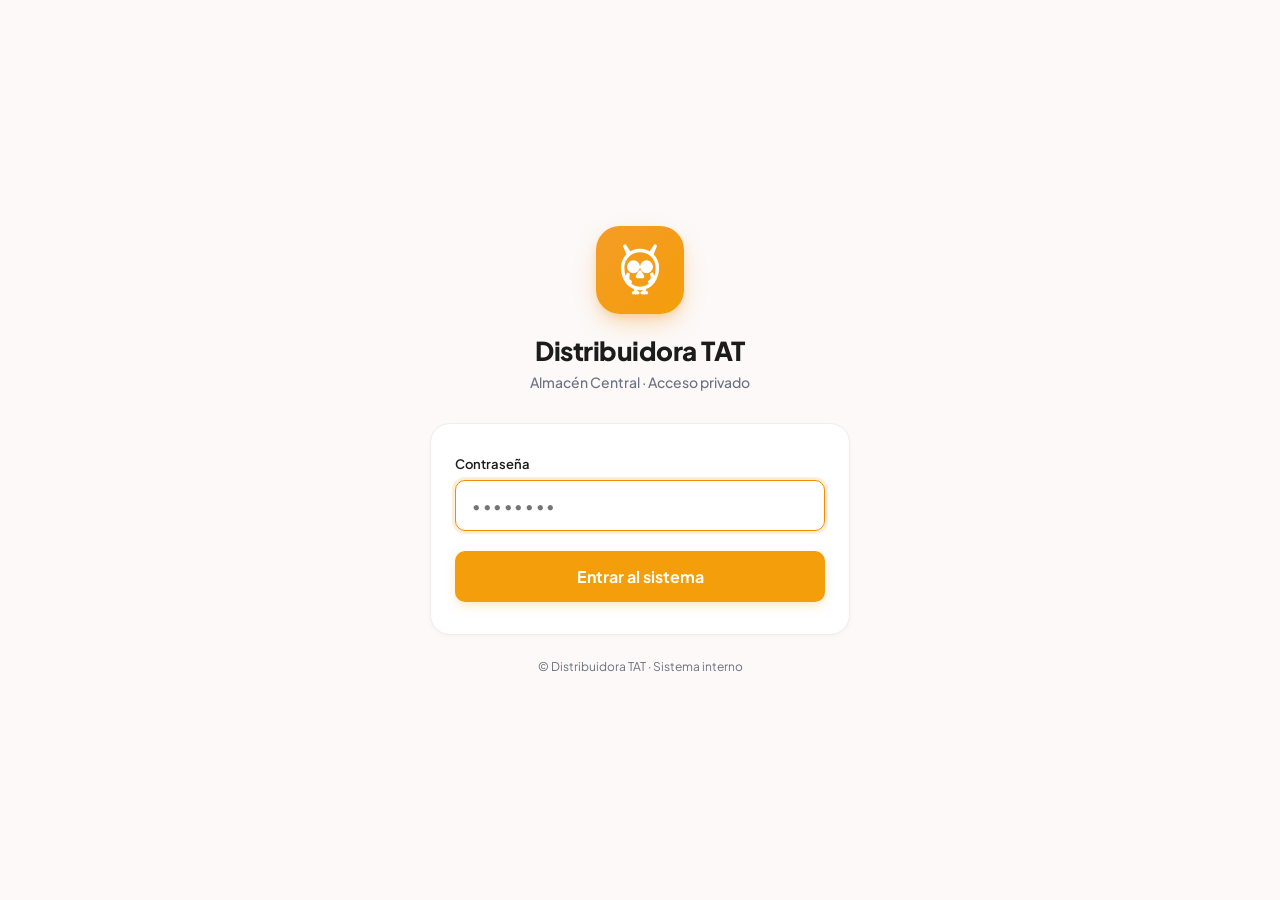
<file: index.html>
<!DOCTYPE html>
<html lang="es">
<head>
<meta charset="UTF-8">
<meta name="viewport" content="width=device-width, initial-scale=1, maximum-scale=1, user-scalable=no">
<title>Distribuidora TAT · Dashboard</title>
<link rel="manifest" href="manifest.json">
<meta name="theme-color" content="#F28C00">
<meta name="apple-mobile-web-app-capable" content="yes">
<meta name="apple-mobile-web-app-status-bar-style" content="default">
<meta name="apple-mobile-web-app-title" content="Distribuidora TAT">
<link rel="apple-touch-icon" href="icono-192.png">
<script src="auth.js"></script>
<script src="comun.js?v=11"></script>
<link rel="stylesheet" href="tema.css">
<style>
  /* ============================================
     DASHBOARD
     ============================================ */
  body {
    padding: 20px !important;
    padding-bottom: 100px !important;
  }

  /* KPIs */
  .kpis {
    display: grid;
    grid-template-columns: 1fr 1fr;
    gap: 12px;
    margin-bottom: 24px;
  }
  @media (min-width: 768px) {
    .kpis { grid-template-columns: repeat(4, 1fr); }
  }

  .kpi-card {
    padding: 18px 16px;
    border-radius: 20px;
    display: flex;
    flex-direction: column;
    gap: 8px;
    transition: transform 0.15s;
  }
  .kpi-card:active { transform: scale(0.98); }

  .kpi-ventas {
    background: linear-gradient(135deg, #6b3b00, #a85d00);
    color: #FFFFFF;
  }
  .kpi-ganancias {
    background: var(--card);
    border: 1px solid var(--borde);
    color: var(--texto);
  }
  .kpi-stock {
    background: #FFF1EF;
    border: 1px solid #F6C9C3;
    color: #93000A;
  }
  [data-tema="oscuro"] .kpi-stock {
    background: #3D1A1A;
    border-color: #7A2020;
    color: #F87171;
  }
  .kpi-existencias {
    background: var(--card);
    border: 1px solid var(--borde);
    color: var(--texto);
  }

  .kpi-label {
    font-size: 12px;
    font-weight: 600;
    opacity: 0.9;
    letter-spacing: 0.02em;
  }
  .kpi-value {
    font-size: 26px;
    font-weight: 800;
    letter-spacing: -0.03em;
    line-height: 1.1;
  }
  .kpi-ganancias .kpi-value { color: #8D4F00; }
  [data-tema="oscuro"] .kpi-ganancias .kpi-value { color: var(--acento); }

  .kpi-badge {
    display: inline-block;
    font-size: 11px;
    font-weight: 700;
    padding: 3px 10px;
    border-radius: 9999px;
    align-self: flex-start;
  }
  .kpi-ventas .kpi-badge { background: rgba(255,255,255,0.2); color: #FFFFFF; }
  .kpi-ganancias .kpi-badge { background: #FFE9CF; color: #6B3B00; }
  [data-tema="oscuro"] .kpi-ganancias .kpi-badge { background: var(--acento-suave); color: var(--primario); }
  .kpi-stock .kpi-badge { background: #BA1A1A; color: #FFFFFF; }
  .kpi-existencias .kpi-badge { background: var(--input); color: var(--suave); }

  /* Chart */
  .chart-card {
    background: var(--card);
    border: 1px solid var(--borde);
    border-radius: 20px;
    padding: 20px;
    margin-bottom: 16px;
    box-shadow: var(--shadow-1);
  }

  .chart-header {
    display: flex;
    justify-content: space-between;
    align-items: flex-start;
    margin-bottom: 20px;
    gap: 8px;
    flex-wrap: wrap;
  }

  .chart-title {
    font-size: 16px;
    font-weight: 800;
    color: var(--texto);
    margin: 0 0 4px 0;
  }
  .chart-sub {
    font-size: 12px;
    color: var(--suave);
    margin: 0;
  }

  .chart-toggle {
    display: flex;
    background: var(--input);
    padding: 3px;
    border-radius: 10px;
    font-size: 12px;
    font-weight: 700;
  }
  .chart-toggle button {
    border: none;
    background: transparent;
    color: var(--suave);
    padding: 6px 12px;
    border-radius: 7px;
    font-family: inherit;
    font-size: 12px;
    font-weight: 600;
    cursor: pointer;
    transition: 0.15s;
  }
  .chart-toggle button.active {
    background: var(--card);
    color: var(--texto);
    font-weight: 700;
  }

  .chart-bars {
  display: flex;
  align-items: flex-end;
  gap: 10px;
  height: 180px;
  border-bottom: 1px solid var(--borde);
  padding-bottom: 6px;
  margin-bottom: 16px;
  overflow: hidden;          /* ← NUEVO: oculta lo que se sale */
  position: relative;
}

.bar-wrap {
  flex: 1;
  height: 100%;
  display: flex;
  flex-direction: column;
  justify-content: flex-end;
  align-items: center;
  gap: 6px;
  overflow: hidden;          /* ← NUEVO: contiene la barra */
}

.bar {
  width: 100%;
  max-width: 36px;
  border-radius: 10px 10px 3px 3px;
  background: #F6C486;
  transition: 0.3s;
  flex-shrink: 0;            /* ← NUEVO: evita que se deforme */
}

.bar.pico {
  background: linear-gradient(180deg, var(--acento), #8D4F00);
  box-shadow: 0 4px 12px rgba(242, 140, 0, 0.3);
}

  .bar-label {
    font-size: 11px;
    color: var(--suave);
    font-weight: 500;
  }
  .bar-label.pico-label {
    color: var(--acento);
    font-weight: 800;
  }

  .chart-footer {
    display: flex;
    justify-content: space-between;
    align-items: center;
    gap: 12px;
  }

  .top-product {
    display: flex;
    align-items: center;
    gap: 10px;
  }
  .top-product-num {
    width: 32px;
    height: 32px;
    border-radius: 10px;
    background: #FFE9CF;
    color: #6B3B00;
    font-weight: 800;
    font-size: 13px;
    display: flex;
    align-items: center;
    justify-content: center;
    flex-shrink: 0;
  }
  [data-tema="oscuro"] .top-product-num {
    background: var(--acento-suave);
    color: var(--primario);
  }
  .top-product-name {
    font-size: 13px;
    font-weight: 700;
    color: var(--texto);
  }
  .top-product-sub {
    font-size: 11px;
    color: var(--suave);
  }
  .top-product-value {
    font-size: 14px;
    font-weight: 800;
    color: var(--acento);
    white-space: nowrap;
  }

  /* Stock crítico */
  .stock-card {
    background: var(--card);
    border: 1px solid var(--borde);
    border-radius: 20px;
    padding: 20px;
    margin-bottom: 16px;
    box-shadow: var(--shadow-1);
  }

  .stock-header {
    display: flex;
    justify-content: space-between;
    align-items: center;
    margin-bottom: 16px;
  }
  .stock-header h2 {
    font-size: 16px;
    font-weight: 800;
    color: var(--texto);
    margin: 0;
  }
  .stock-header a {
    font-size: 12px;
    font-weight: 700;
    color: var(--acento);
    text-decoration: none;
  }

  .stock-item {
    margin-bottom: 14px;
  }
  .stock-item:last-child { margin-bottom: 0; }

  .stock-item-header {
    display: flex;
    justify-content: space-between;
    font-size: 13px;
    font-weight: 700;
    margin-bottom: 6px;
    color: var(--texto);
  }

  .stock-bar {
    height: 8px;
    border-radius: 99px;
    background: var(--input);
    overflow: hidden;
  }
  .stock-bar-fill {
    height: 100%;
    border-radius: 99px;
    transition: width 0.3s;
  }
  .stock-bar-fill.critico { background: #BA1A1A; }
  .stock-bar-fill.bajo { background: var(--acento); }

  /* Secciones del dashboard */
  .dash-section-title {
    font-size: 13px;
    font-weight: 800;
    letter-spacing: 0.03em;
    text-transform: uppercase;
    color: var(--suave);
    margin: 20px 0 12px 0;
    display: flex;
    align-items: center;
    gap: 6px;
  }

  /* Grid de métricas del mes */
  .metrics-grid {
    display: grid;
    grid-template-columns: 1fr 1fr;
    gap: 10px;
    margin-bottom: 16px;
  }

  .metric-card {
    background: var(--card);
    border: 1px solid var(--borde);
    border-radius: 14px;
    padding: 14px 16px;
    box-shadow: var(--shadow-1);
  }

  .metric-label {
    font-size: 11px;
    font-weight: 600;
    color: var(--suave);
    letter-spacing: 0.02em;
    display: flex;
    align-items: center;
    gap: 4px;
    margin-bottom: 4px;
  }

  .metric-value {
    font-size: 20px;
    font-weight: 800;
    color: var(--texto);
    letter-spacing: -0.02em;
    line-height: 1.1;
  }

  .metric-value.ok { color: var(--ok); }
  .metric-value.peligro { color: var(--peligro); }
  .metric-value.warning { color: var(--warning); }
  .metric-value.info { color: var(--info); }
  .metric-value.acento { color: var(--acento); }
  .metric-value.purple { color: #A855F7; }

  /* Top rentables / top ventas (listas) */
  .top-list {
    background: var(--card);
    border: 1px solid var(--borde);
    border-radius: 14px;
    padding: 14px 16px;
    margin-bottom: 12px;
    box-shadow: var(--shadow-1);
  }

  .top-list-item {
    display: flex;
    justify-content: space-between;
    align-items: center;
    padding: 8px 0;
    border-bottom: 1px solid var(--borde);
    font-size: 13px;
  }
  .top-list-item:last-child { border-bottom: none; }
  .top-list-item .rank {
    font-weight: 800;
    color: var(--acento);
    margin-right: 6px;
  }
  .top-list-item .value {
    font-weight: 800;
    color: var(--acento);
  }

  /* Lotes por vencer */
  .lote-item {
    display: flex;
    justify-content: space-between;
    align-items: center;
    padding: 8px 0;
    border-bottom: 1px solid var(--borde);
    font-size: 12px;
  }
  .lote-item:last-child { border-bottom: none; }
  .lote-name { font-weight: 700; color: var(--texto); }
  .lote-sub { color: var(--suave); font-size: 11px; }
</style>
</head>
<body>

  <!-- ============================================
       HEADER RICO
       ============================================ -->
  <header class="tat-header">
    <div class="header-left">
      <div class="avatar-store">
        <svg viewBox="0 0 24 24" width="22" height="22" fill="none" stroke="currentColor" stroke-width="2" stroke-linecap="round" stroke-linejoin="round">
          <path d="M3 9l9-7 9 7v11a2 2 0 0 1-2 2H5a2 2 0 0 1-2-2z"></path>
          <polyline points="9 22 9 12 15 12 15 22"></polyline>
        </svg>
      </div>
      <div class="header-titles">
        <div class="header-main-title">Almacén Central TAT</div>
        <div class="header-subtitle">
          <span class="status-dot"></span> Dashboard general
        </div>
      </div>
    </div>
    <div class="header-actions">
      <button class="icon-btn" id="btn-tema" onclick="Tema.cambiar()" title="Cambiar tema">
        <svg viewBox="0 0 24 24" fill="none" stroke="currentColor" stroke-width="2" stroke-linecap="round" stroke-linejoin="round">
          <circle cx="12" cy="12" r="5"></circle>
          <line x1="12" y1="1" x2="12" y2="3"></line>
          <line x1="12" y1="21" x2="12" y2="23"></line>
          <line x1="4.22" y1="4.22" x2="5.64" y2="5.64"></line>
          <line x1="18.36" y1="18.36" x2="19.78" y2="19.78"></line>
          <line x1="1" y1="12" x2="3" y2="12"></line>
          <line x1="21" y1="12" x2="23" y2="12"></line>
          <line x1="4.22" y1="19.78" x2="5.64" y2="18.36"></line>
          <line x1="18.36" y1="5.64" x2="19.78" y2="4.22"></line>
        </svg>
      </button>
      <button class="icon-btn" onclick="Auth.cerrarSesion()" title="Cerrar sesión">
        <svg viewBox="0 0 24 24" fill="none" stroke="currentColor" stroke-width="2" stroke-linecap="round" stroke-linejoin="round">
          <path d="M9 21H5a2 2 0 0 1-2-2V5a2 2 0 0 1 2-2h4"></path>
          <polyline points="16 17 21 12 16 7"></polyline>
          <line x1="21" y1="12" x2="9" y2="12"></line>
        </svg>
      </button>
    </div>
  </header>

  <!-- ============================================
       KPIs
       ============================================ -->
  <div class="kpis" id="kpis">
    <div class="kpi-card kpi-ventas">
      <div class="kpi-label">Ventas de hoy</div>
      <div class="kpi-value" id="kpi-ventas-valor">$0</div>
      <div class="kpi-badge" id="kpi-ventas-badge">Cargando...</div>
    </div>
    <div class="kpi-card kpi-ganancias">
      <div class="kpi-label">Ganancias estimadas</div>
      <div class="kpi-value" id="kpi-ganancias-valor">$0</div>
      <div class="kpi-badge" id="kpi-ganancias-badge">Cargando...</div>
    </div>
    <div class="kpi-card kpi-stock">
      <div class="kpi-label">Stock crítico</div>
      <div class="kpi-value" id="kpi-stock-valor">0</div>
      <div class="kpi-badge" id="kpi-stock-badge">artículos</div>
    </div>
    <div class="kpi-card kpi-existencias">
      <div class="kpi-label">Existencias</div>
      <div class="kpi-value" id="kpi-existencias-valor">0</div>
      <div class="kpi-badge" id="kpi-existencias-badge">refs</div>
    </div>
  </div>

  <!-- ============================================
       GRÁFICO DE BARRAS
       ============================================ -->
  <div class="chart-card">
    <div class="chart-header">
      <div>
        <h2 class="chart-title">Ganancias por hora</h2>
        <p class="chart-sub" id="chart-sub">Hoy · pico a las 12h</p>
      </div>
      <div class="chart-toggle">
        <button class="active" id="btn-hoy" onclick="cambiarPeriodo('hoy')">Hoy</button>
        <button id="btn-semana" onclick="cambiarPeriodo('semana')">Semana</button>
      </div>
    </div>
    <div class="chart-bars" id="chart-bars"></div>
    <div class="chart-footer">
      <div class="top-product">
        <div class="top-product-num">#1</div>
        <div>
          <div class="top-product-name" id="top-producto-nombre">—</div>
          <div class="top-product-sub">Líder del turno</div>
        </div>
      </div>
      <div class="top-product-value" id="top-producto-valor">—</div>
    </div>
  </div>

  <!-- ============================================
       POR AGOTARSE
       ============================================ -->
  <div class="stock-card">
    <div class="stock-header">
      <h2>⚠️ Por agotarse</h2>
      <a href="inventario.html">Ver lista</a>
    </div>
    <div id="por-agotarse-lista">
      <div style="text-align: center; color: var(--suave); font-size: 13px; padding: 20px;">Cargando...</div>
    </div>
  </div>

  <!-- ============================================
       MÉTRICAS DEL MES
       ============================================ -->
  <div class="dash-section-title">📊 Ventas del mes</div>
  <div class="metrics-grid">
    <div class="metric-card">
      <div class="metric-label">📦 Unidades</div>
      <div class="metric-value acento" id="ventas-mes-unidades">0</div>
    </div>
    <div class="metric-card">
      <div class="metric-label">💵 Monto</div>
      <div class="metric-value acento" id="ventas-mes-monto">$0</div>
    </div>
  </div>

  <div class="dash-section-title">💎 Ganancias del mes</div>
  <div class="metrics-grid">
    <div class="metric-card">
      <div class="metric-label">💎 Ganancia</div>
      <div class="metric-value purple" id="ganancias-mes-valor">$0</div>
    </div>
    <div class="metric-card">
      <div class="metric-label">📈 Margen</div>
      <div class="metric-value purple" id="ganancias-mes-margen">0%</div>
    </div>
  </div>

  <div class="dash-section-title">📥 Entradas</div>
  <div class="metrics-grid">
    <div class="metric-card">
      <div class="metric-label">📥 Hoy</div>
      <div class="metric-value info" id="entradas-hoy">0 und</div>
    </div>
    <div class="metric-card">
      <div class="metric-label">📦 Mes</div>
      <div class="metric-value info" id="entradas-mes">0 und</div>
    </div>
  </div>

  <div class="dash-section-title">🏦 Inventario</div>
  <div class="metrics-grid">
    <div class="metric-card" style="grid-column: span 2;">
      <div class="metric-label">💰 Valor del inventario</div>
      <div class="metric-value ok" id="valor-inventario">$0</div>
    </div>
  </div>

  <!-- ============================================
       TOP RENTABLES / TOP VENTAS / LOTES
       ============================================ -->
  <div class="dash-section-title">💎 Top 5 más rentables del mes</div>
  <div id="top-rentables-lista" class="top-list">
    <div style="text-align: center; color: var(--suave); font-size: 13px; padding: 12px;">Cargando...</div>
  </div>

  <div class="dash-section-title">🏆 Top ventas hoy</div>
  <div id="top-ventas-hoy-lista" class="top-list">
    <div style="text-align: center; color: var(--suave); font-size: 13px; padding: 12px;">Cargando...</div>
  </div>

  <div class="dash-section-title">🏆 Top ventas del mes</div>
  <div id="top-ventas-mes-lista" class="top-list">
    <div style="text-align: center; color: var(--suave); font-size: 13px; padding: 12px;">Cargando...</div>
  </div>

  <div class="dash-section-title">⏰ Lotes por vencer</div>
  <div id="lotes-por-vencer-lista" class="top-list">
    <div style="text-align: center; color: var(--suave); font-size: 13px; padding: 12px;">Cargando...</div>
  </div>

  <!-- ============================================
       BURBUJA FLOTANTE DEL ASISTENTE
       ============================================ -->
  <div id="asistente-mascota" onclick="toggleAsistente()" style="position:fixed; bottom:90px; right:20px; left:auto; width:56px; height:56px; border-radius:50%; background:var(--card); border:2px solid var(--acento); display:flex; align-items:center; justify-content:center; overflow:visible; cursor:pointer; box-shadow:0 6px 20px rgba(242,140,0,0.4); z-index:9998; padding:0;" title="Asistente">
    <img src="buho.png" alt="" style="width:100%; height:100%; object-fit:cover; display:block; border-radius:50%;">
    <div id="badge-recordatorios" style="display:none; position:absolute; top:-4px; right:-4px; background:var(--peligro); color:#FFF; border-radius:50%; width:18px; height:18px; font-size:10px; font-weight:bold; align-items:center; justify-content:center; border:2px solid var(--bg); z-index:9999;"></div>
  </div>

  <!-- ============================================
       CHAT DEL ASISTENTE
       ============================================ -->
  <div id="asistente-chat" style="display:none; position:fixed; bottom:160px; right:20px; width:340px; max-width:calc(100vw - 40px); background:var(--card); border:1px solid var(--borde); border-radius:16px; overflow:hidden; z-index:9999; box-shadow:var(--shadow-3);">
    <div style="padding:14px; background:var(--input); border-bottom:1px solid var(--borde); display:flex; justify-content:space-between; align-items:center;">
      <span style="color:var(--texto); font-weight:700; font-size:15px;">🦉 Asistente TAT</span>
      <button onclick="toggleAsistente()" style="background:none; border:none; color:var(--suave); font-size:20px; cursor:pointer;">×</button>
    </div>
    <div id="asistente-mensajes" style="padding:14px; max-height:350px; overflow-y:auto; font-size:14px; color:var(--texto); background:var(--bg);">
      <div style="background:var(--acento-suave); color:var(--primario); padding:12px; border-radius:12px; margin-bottom:8px; line-height:1.5;">
        ¡Hola! Soy tu asistente. Pregúntame:
        <br>• "¿Cuánto queda de Doritos?"
        <br>• "¿Cómo nos fue este mes?"
        <br>• "¿Qué productos están por acabarse?"
        <br>• "¿Cuánto vale el inventario?"
      </div>
    </div>
    <div style="padding:10px; border-top:1px solid var(--borde); display:flex; gap:8px; background:var(--card);">
      <input type="text" id="asistente-input" placeholder="Escribe tu pregunta..." onkeypress="if(event.key==='Enter')enviarPreguntaAsistente()" style="flex:1; padding:10px 12px; border-radius:10px; border:1px solid var(--borde); background:var(--input); color:var(--texto); font-size:14px; outline:none; margin-bottom:0;">
      <button onclick="enviarPreguntaAsistente()" style="padding:0 14px; border-radius:10px; border:none; background:var(--acento-2); color:#FFF; font-weight:bold; cursor:pointer; font-size:16px;">→</button>
    </div>
  </div>

  <!-- ============================================
       BOTTOM NAV
       ============================================ -->
  <nav class="tat-bottom-nav">
    <a href="entradas.html" class="nav-item">
      <div class="nav-icon">
        <svg viewBox="0 0 24 24" fill="none" stroke="currentColor" stroke-width="2" stroke-linecap="round" stroke-linejoin="round">
          <path d="M21 15v4a2 2 0 0 1-2 2H5a2 2 0 0 1-2-2v-4"></path>
          <polyline points="7 10 12 15 17 10"></polyline>
          <line x1="12" y1="15" x2="12" y2="3"></line>
        </svg>
      </div>
      <span class="nav-label">Compras</span>
    </a>

    <a href="salidas.html" class="nav-item">
      <div class="nav-icon">
        <svg viewBox="0 0 24 24" fill="none" stroke="currentColor" stroke-width="2" stroke-linecap="round" stroke-linejoin="round">
          <rect x="2" y="4" width="20" height="16" rx="2"></rect>
          <line x1="2" y1="10" x2="22" y2="10"></line>
          <line x1="12" y1="14" x2="12" y2="16"></line>
        </svg>
      </div>
      <span class="nav-label">Ventas</span>
    </a>

    <div class="nav-item-center">
      <a href="inventario.html" class="nav-center-bubble" aria-label="Stock">
        <img src="buho.png" alt="" style="width:100%; height:100%; object-fit:cover; display:block;">
      </a>
      <span class="nav-label">Stock</span>
    </div>

    <a href="devoluciones.html" class="nav-item">
      <div class="nav-icon">
        <svg viewBox="0 0 24 24" fill="none" stroke="currentColor" stroke-width="2" stroke-linecap="round" stroke-linejoin="round">
          <polyline points="9 14 4 9 9 4"></polyline>
          <path d="M20 20v-7a4 4 0 0 0-4-4H4"></path>
        </svg>
      </div>
      <span class="nav-label">Devoluciones</span>
    </a>

    <a href="recordatorios.html" class="nav-item">
      <div class="nav-icon">
        <svg viewBox="0 0 24 24" fill="none" stroke="currentColor" stroke-width="2" stroke-linecap="round" stroke-linejoin="round">
          <path d="M18 8A6 6 0 0 0 6 8c0 7-3 9-3 9h18s-3-2-3-9"></path>
          <path d="M13.73 21a2 2 0 0 1-3.46 0"></path>
        </svg>
      </div>
      <span class="nav-label">Alertas</span>
    </a>
  </nav>

  <script>
    // ============================================
    // ASISTENTE
    // ============================================
    function toggleAsistente() {
      const chat = document.getElementById('asistente-chat');
      if (!chat) return;
      chat.style.display = chat.style.display === 'none' ? 'block' : 'none';
      if (chat.style.display === 'block') {
        setTimeout(function() { document.getElementById('asistente-input').focus(); }, 100);
      }
    }

    async function enviarPreguntaAsistente() {
      const input = document.getElementById('asistente-input');
      const pregunta = input.value.trim();
      if (!pregunta) return;
      agregarMensajeAsistente(pregunta, 'usuario');
      input.value = '';
      const typing = agregarMensajeAsistente('🤔 Pensando...', 'asistente');
      try {
        const r = await apiPost({ accion: 'consultar_asistente', pregunta: pregunta }, 120);
        if (typing && typing.parentNode) typing.remove();
        if (r.ok) { agregarMensajeAsistente(r.respuesta, 'asistente'); }
        else { agregarMensajeAsistente('❌ Error: ' + r.error, 'asistente'); }
      } catch (err) {
        if (typing && typing.parentNode) typing.remove();
        agregarMensajeAsistente('❌ Error de conexión: ' + err.message, 'asistente');
      }
    }

    function agregarMensajeAsistente(texto, tipo) {
      const cont = document.getElementById('asistente-mensajes');
      if (!cont) return null;
      const div = document.createElement('div');
      div.style.marginBottom = '8px';
      div.style.padding = '10px';
      div.style.borderRadius = '12px';
      div.style.whiteSpace = 'pre-line';
      div.style.lineHeight = '1.5';
      if (tipo === 'usuario') {
        div.style.background = 'var(--ok)';
        div.style.color = '#FFF';
        div.style.marginLeft = '40px';
      } else {
        div.style.background = 'var(--input)';
        div.style.color = 'var(--texto)';
        div.style.marginRight = '40px';
      }
      div.textContent = texto;
      cont.appendChild(div);
      cont.scrollTop = cont.scrollHeight;
      return div;
    }

    // ============================================
    // BADGE
    // ============================================
    async function actualizarBadgeRecordatorios() {
      try {
        const r = await apiPost({ accion: 'contar_recordatorios_pendientes' }, 15);
        if (!r.ok) return;
        const badge = document.getElementById('badge-recordatorios');
        if (!badge) return;
        const total = r.total || 0;
        if (total > 0) {
          badge.textContent = total > 99 ? '99+' : total;
          badge.style.display = 'flex';
        } else {
          badge.style.display = 'none';
        }
      } catch (e) { console.error('Error badge:', e); }
    }

    // ============================================
    // DASHBOARD
    // ============================================
    let datosDashboard = null;
    let periodoActual = 'hoy';

    async function cargarDashboard() {
      try {
        const r = await apiPost({ accion: 'obtener_dashboard' }, 60);
        if (!r.ok) throw new Error(r.error);
        datosDashboard = r;
        renderizarKPIs(r);
        renderizarGrafico('hoy');
        renderizarPorAgotarse(r.porAcabarse || []);
        renderizarMetricasMes(r);
        renderizarTopRentables(r.topRentables || []);
        renderizarTopVentas(r.topHoy || [], 'top-ventas-hoy-lista', 'ok');
        renderizarTopVentas(r.topMes || [], 'top-ventas-mes-lista', 'acento');
        renderizarLotesPorVencer(r.lotesPorVencer || []);
      } catch (err) {
        console.error('Error dashboard:', err);
        document.getElementById('kpi-ventas-badge').textContent = 'Error';
      }
    }

    function formatoDinero(n) {
      const num = Math.round(n || 0);
      if (num >= 1000000) return '$' + (num / 1000000).toFixed(2) + 'M';
      if (num >= 1000) return '$' + (num / 1000).toFixed(1) + 'K';
      return '$' + num.toLocaleString('es-CO');
    }

    function renderizarKPIs(datos) {
      document.getElementById('kpi-ventas-valor').textContent = formatoDinero(datos.ventasHoy.monto);
      document.getElementById('kpi-ventas-badge').textContent = '+' + (datos.ventasHoy.unidades || 0) + ' und';

      if (datos.gananciasHoy) {
        document.getElementById('kpi-ganancias-valor').textContent = formatoDinero(datos.gananciasHoy.ganancia);
        document.getElementById('kpi-ganancias-badge').textContent = Math.round(datos.margenHoy || 0) + '% margen';
      }

      const criticos = (datos.porAcabarse || []).length;
      document.getElementById('kpi-stock-valor').textContent = criticos;
      document.getElementById('kpi-stock-badge').textContent = criticos === 1 ? 'artículo' : 'artículos';

      const totalUnidades = (datos.porAcabarse || []).reduce((s, p) => s + (p.stock_actual || 0), 0);
      document.getElementById('kpi-existencias-valor').textContent = totalUnidades.toLocaleString('es-CO');
      document.getElementById('kpi-existencias-badge').textContent = (datos.porAcabarse || []).length + ' refs';
    }

   async function renderizarGrafico(periodo) {
  const cont = document.getElementById('chart-bars');
  const titulo = document.querySelector('.chart-title');
  const sub = document.getElementById('chart-sub');
  
  cont.innerHTML = '<div style="text-align:center;color:var(--suave);font-size:12px;width:100%;">Cargando...</div>';
  
  try {
    let datosRespuesta, subtitulo, tituloTexto, totalPeriodo;
    
    if (periodo === 'hoy') {
      tituloTexto = 'Ganancias por hora';
      const r = await apiPost({ accion: 'obtener_ganancias_por_hora', fecha: new Date().toISOString() }, 30);
      if (!r.ok) throw new Error(r.error);
      datosRespuesta = r.datos;
      
      // Calcular total
      const totalHoy = datosRespuesta.reduce((s, d) => s + d.ganancia, 0);
      totalPeriodo = totalHoy;
      subtitulo = totalHoy > 0 
        ? 'Hoy · ' + formatoDinero(totalHoy) + ' de ganancia'
        : 'Hoy · sin ventas registradas';
    } else {
      tituloTexto = 'Ganancias por día';
      const r = await apiPost({ accion: 'obtener_ganancias_por_dia' }, 30);
      if (!r.ok) throw new Error(r.error);
      datosRespuesta = r.datos;
      
      const totalSemana = datosRespuesta.reduce((s, d) => s + d.ganancia, 0);
      totalPeriodo = totalSemana;
      subtitulo = totalSemana > 0
        ? 'Últimos 6 días · ' + formatoDinero(totalSemana) + ' de ganancia'
        : 'Últimos 6 días · sin ventas registradas';
    }
    
    titulo.textContent = tituloTexto;
    sub.textContent = subtitulo;
    
    const maxGanancia = Math.max(...datosRespuesta.map(d => d.ganancia));
    const picoIdx = datosRespuesta.findIndex(d => d.ganancia === maxGanancia);
    const hayDatos = maxGanancia > 0;
    
    // Si no hay datos, mostrar mensaje en el gráfico
    if (!hayDatos) {
      let html = '';
      html += '<div style="width:100%;text-align:center;padding:40px 20px;color:var(--suave);">';
      html += '<div style="font-size:32px;margin-bottom:8px;opacity:0.5;">📊</div>';
      html += '<div style="font-size:13px;font-weight:600;">Sin ventas registradas</div>';
      html += '<div style="font-size:11px;margin-top:4px;">Las barras aparecerán aquí cuando haya ventas</div>';
      html += '</div>';
      cont.innerHTML = html;
    } else {
      let html = '';
      datosRespuesta.forEach((d, i) => {
        // Altura mínima del 8% si el valor es 0 (para que se vea algo)
        let alturaPct = (d.ganancia / maxGanancia) * 100;
        if (d.ganancia === 0) alturaPct = 8;
        if (alturaPct < 8) alturaPct = 8;
        
        html += '<div class="bar-wrap">';
        html += '<div class="bar ' + (i === picoIdx ? 'pico' : '') + '" style="height: ' + alturaPct + '%;"></div>';
        html += '<span class="bar-label ' + (i === picoIdx ? 'pico-label' : '') + '">' + d.label + '</span>';
        html += '</div>';
      });
      cont.innerHTML = html;
    }
    
    // Top producto
    if (datosDashboard && datosDashboard.topHoy && datosDashboard.topHoy.length > 0) {
      const top = datosDashboard.topHoy[0];
      document.getElementById('top-producto-nombre').textContent = top.nombre;
      document.getElementById('top-producto-valor').textContent = top.cantidad + ' und';
    } else {
      document.getElementById('top-producto-nombre').textContent = 'Sin ventas hoy';
      document.getElementById('top-producto-valor').textContent = '—';
    }
    
  } catch (err) {
    console.error('Error gráfico:', err);
    cont.innerHTML = '<div style="text-align:center;color:var(--peligro);font-size:12px;width:100%;">❌ Error: ' + err.message + '</div>';
  }
}
    function cambiarPeriodo(periodo) {
      periodoActual = periodo;
      document.getElementById('btn-hoy').classList.toggle('active', periodo === 'hoy');
      document.getElementById('btn-semana').classList.toggle('active', periodo === 'semana');
      renderizarGrafico(periodo);
    }

    function renderizarPorAgotarse(productos) {
      const cont = document.getElementById('por-agotarse-lista');
      
      if (!productos || productos.length === 0) {
        cont.innerHTML = '<div style="text-align: center; color: var(--suave); font-size: 13px; padding: 20px;">🎉 No hay productos por agotarse</div>';
        return;
      }
      
      let html = '';
      productos.slice(0, 4).forEach(p => {
        const stock = p.stock_actual || 0;
        const porcentaje = Math.min(100, Math.max(5, (stock / 50) * 100));
        const criticos = stock <= 15;
        
        html += '<div class="stock-item">';
        html += '<div class="stock-item-header">';
        html += '<span>' + p.nombre + '</span>';
        html += '<span style="color: ' + (criticos ? 'var(--peligro)' : 'var(--acento)') + ';">' + stock + ' ' + (p.unidad_base || 'uds') + '</span>';
        html += '</div>';
        html += '<div class="stock-bar">';
        html += '<div class="stock-bar-fill ' + (criticos ? 'critico' : 'bajo') + '" style="width: ' + porcentaje + '%;"></div>';
        html += '</div>';
        html += '</div>';
      });
      
      if (productos.length > 4) {
        html += '<a href="inventario.html" style="display: block; text-align: center; font-size: 12px; color: var(--acento); font-weight: 700; margin-top: 12px; text-decoration: none;">Ver los ' + productos.length + ' productos →</a>';
      }
      
      cont.innerHTML = html;
    }

    function renderizarMetricasMes(datos) {
      document.getElementById('ventas-mes-unidades').textContent = (datos.ventasMes.unidades || 0).toLocaleString('es-CO');
      document.getElementById('ventas-mes-monto').textContent = formatoDinero(datos.ventasMes.monto);
      
      if (datos.gananciasMes) {
        document.getElementById('ganancias-mes-valor').textContent = formatoDinero(datos.gananciasMes.ganancia);
        document.getElementById('ganancias-mes-margen').textContent = Math.round(datos.margenMes || 0) + '%';
      }
      
      document.getElementById('entradas-hoy').textContent = (datos.entradasHoy.unidades || 0) + ' und';
      document.getElementById('entradas-mes').textContent = (datos.entradasMes.unidades || 0) + ' und';
      document.getElementById('valor-inventario').textContent = formatoDinero(datos.valorInventario);
    }

    function renderizarTopRentables(items) {
      const cont = document.getElementById('top-rentables-lista');
      if (!items || items.length === 0) {
        cont.innerHTML = '<div style="text-align: center; color: var(--suave); font-size: 13px; padding: 12px;">Sin datos</div>';
        return;
      }
      let html = '';
      items.forEach((t, i) => {
        html += '<div class="top-list-item">';
        html += '<div><span class="rank">' + (i+1) + '.</span>' + t.nombre + '</div>';
        html += '<div class="value">' + formatoDinero(t.ganancia) + ' <span style="font-size: 11px; color: var(--suave);">(' + Math.round(t.margen) + '%)</span></div>';
        html += '</div>';
      });
      cont.innerHTML = html;
    }

    function renderizarTopVentas(items, contId, colorClass) {
      const cont = document.getElementById(contId);
      if (!items || items.length === 0) {
        cont.innerHTML = '<div style="text-align: center; color: var(--suave); font-size: 13px; padding: 12px;">Sin datos</div>';
        return;
      }
      let html = '';
      items.forEach((t, i) => {
        html += '<div class="top-list-item">';
        html += '<div><span class="rank">' + (i+1) + '.</span>' + t.nombre + '</div>';
        html += '<div class="value" style="color: var(--' + colorClass + ');">' + t.cantidad + ' und</div>';
        html += '</div>';
      });
      cont.innerHTML = html;
    }

    function renderizarLotesPorVencer(lotes) {
      const cont = document.getElementById('lotes-por-vencer-lista');
      if (!lotes || lotes.length === 0) {
        cont.innerHTML = '<div style="text-align: center; color: var(--suave); font-size: 13px; padding: 12px;">Sin lotes por vencer</div>';
        return;
      }
      let html = '';
      lotes.slice(0, 5).forEach(l => {
        let color = 'var(--warning)';
        let textoDias = '';
        if (l.vencido) { color = 'var(--peligro)'; textoDias = 'VENCIDO hace ' + Math.abs(l.dias_restantes) + ' días'; }
        else if (l.dias_restantes === 0) { textoDias = 'Vence HOY'; color = 'var(--peligro)'; }
        else if (l.dias_restantes === 1) { textoDias = 'Vence mañana'; }
        else { textoDias = 'Vence en ' + l.dias_restantes + ' días'; }
        
        html += '<div class="lote-item">';
        html += '<div><div class="lote-name">' + l.nombre + '</div><div class="lote-sub">' + l.cantidad + ' ' + (l.unidad || 'uds') + ' · Lote ' + l.id_lote + '</div></div>';
        html += '<div style="color: ' + color + '; font-weight: 700; font-size: 11px;">' + textoDias + '</div>';
        html += '</div>';
      });
      cont.innerHTML = html;
    }

    document.addEventListener('DOMContentLoaded', function() {
      cargarDashboard();
      actualizarBadgeRecordatorios();
      setInterval(actualizarBadgeRecordatorios, 60000);
    });
  </script>
  <script>
  if ('serviceWorker' in navigator) {
    window.addEventListener('load', () => {
      navigator.serviceWorker.register('sw.js')
        .then((reg) => console.log('✅ Service Worker registrado:', reg.scope))
        .catch((err) => console.log('❌ Error al registrar SW:', err));
    });
  }
</script>
</body>
</html>
</file>
<file: tema.css>
/**
 * tema.css
 * Sistema de diseño "Warm Commercial Precision" para Distribuidora TAT.
 * Paleta crema + naranja. Modo claro/oscuro.
 */

/* ============================================
   IMPORTAR FUENTE
   ============================================ */
@import url('https://fonts.googleapis.com/css2?family=Plus+Jakarta+Sans:wght@400;500;600;700;800&display=swap');

/* ============================================
   MODO CLARO (por defecto)
   ============================================ */
:root {
  --bg: #FCF9F8;
  --card: #FFFFFF;
  --input: #F6F3F2;
  --input-hover: #FAF5ED;

  --texto: #1B1C1C;
  --suave: #6B7280;
  --muted: #8B7362;

  --borde: #EEEEEE;
  --borde-fuerte: #DBC2AE;

  --acento: #F28C00;
  --acento-2: #F59E0B;
  --acento-suave: #FFF3E0;
  --primario: #8D4F00;

  --peligro: #EF4444;
  --peligro-bg: #FEF2F2;
  --ok: #10B981;
  --ok-bg: #ECFDF5;
  --warning: #F59E0B;
  --warning-bg: #FFFBEB;
  --info: #3B82F6;
  --info-bg: #EFF6FF;

  --shadow-1: 0px 2px 8px -2px rgba(41, 41, 41, 0.04), 0px 1px 3px -1px rgba(242, 140, 0, 0.03);
  --shadow-2: 0px 10px 24px -4px rgba(41, 41, 41, 0.08), 0px 4px 8px -2px rgba(242, 140, 0, 0.04);
  --shadow-3: 0px 20px 32px -8px rgba(41, 41, 41, 0.12), 0px 8px 16px -4px rgba(242, 140, 0, 0.06);

  --radius-card: 16px;
  --radius-input: 8px;
  --radius-pill: 9999px;
}

/* ============================================
   MODO OSCURO
   ============================================ */
[data-tema="oscuro"] {
  --bg: #1A1209;
  --card: #2C1F10;
  --input: #3D2D1A;
  --input-hover: #453520;

  --texto: #FFF8F0;
  --suave: #B8A88A;
  --muted: #A89578;

  --borde: #4A3820;
  --borde-fuerte: #5C4830;

  --acento: #F5A623;
  --acento-2: #FFB84D;
  --acento-suave: #3D2D1A;
  --primario: #FFDCC0;

  --peligro: #F87171;
  --peligro-bg: #3D1A1A;
  --ok: #34D399;
  --ok-bg: #1A3D2D;
  --warning: #FBBF24;
  --warning-bg: #3D2E0A;
  --info: #60A5FA;
  --info-bg: #1E2D4A;

  --shadow-1: 0px 2px 8px -2px rgba(0, 0, 0, 0.3), 0px 1px 3px -1px rgba(0, 0, 0, 0.2);
  --shadow-2: 0px 10px 24px -4px rgba(0, 0, 0, 0.4), 0px 4px 8px -2px rgba(0, 0, 0, 0.3);
  --shadow-3: 0px 20px 32px -8px rgba(0, 0, 0, 0.5), 0px 8px 16px -4px rgba(0, 0, 0, 0.4);
}

/* ============================================
   RESET Y BASE
   ============================================ */
* {
  box-sizing: border-box;
  margin: 0;
  padding: 0;
  font-family: 'Plus Jakarta Sans', -apple-system, BlinkMacSystemFont, "Segoe UI", Roboto, sans-serif;
}

html {
  -webkit-font-smoothing: antialiased;
  -moz-osx-font-smoothing: grayscale;
}

body {
  background: var(--bg);
  color: var(--texto);
  font-size: 15px;
  line-height: 1.5;
  transition: background 0.3s, color 0.3s;
  min-height: 100vh;
  padding: 20px;
  padding-bottom: 100px !important;
}

/* ============================================
   TIPOGRAFÍA
   ============================================ */
h1 { font-size: 26px; font-weight: 800; letter-spacing: -0.02em; line-height: 1.2; color: var(--texto); }
h2 { font-size: 20px; font-weight: 700; letter-spacing: -0.015em; line-height: 1.3; color: var(--texto); }
h3 { font-size: 16px; font-weight: 600; letter-spacing: -0.01em; color: var(--texto); }
p { font-size: 14px; line-height: 1.5; color: var(--texto); }

.subtitulo { font-size: 14px; color: var(--suave); font-weight: 500; margin-top: 4px; }
.label { font-size: 11px; font-weight: 600; letter-spacing: 0.03em; text-transform: uppercase; color: var(--suave); }

/* ============================================
   CARDS
   ============================================ */
.card {
  background: var(--card);
  border: 1px solid var(--borde);
  border-radius: var(--radius-card);
  padding: 20px;
  box-shadow: var(--shadow-1);
  margin-bottom: 12px;
  transition: transform 0.15s, box-shadow 0.15s;
}

.card:active {
  transform: scale(0.99);
  box-shadow: var(--shadow-2);
}

/* ============================================
   BOTONES
   ============================================ */
button, .btn {
  font-family: 'Plus Jakarta Sans', sans-serif;
  border: none;
  cursor: pointer;
  transition: all 0.15s ease;
  font-weight: 600;
}

.btn-primario, button.btn-primario {
  width: 100%;
  padding: 14px 20px;
  border-radius: var(--radius-input);
  background: var(--acento-2);
  color: #FFFFFF;
  font-size: 15px;
  font-weight: 700;
  box-shadow: 0 4px 12px -2px rgba(245, 158, 11, 0.3);
}

.btn-primario:hover, button.btn-primario:hover {
  background: var(--acento);
  box-shadow: 0 6px 16px -2px rgba(245, 158, 11, 0.4);
  transform: translateY(-1px);
}

.btn-primario:active, button.btn-primario:active { transform: scale(0.98); }
.btn-primario:disabled, button.btn-primario:disabled { opacity: 0.6; cursor: not-allowed; transform: none; }

.btn-secundario, button.btn-secundario {
  width: 100%;
  padding: 12px 20px;
  border-radius: var(--radius-input);
  background: var(--card);
  border: 1px solid var(--borde);
  color: var(--texto);
  font-size: 14px;
  font-weight: 600;
}

.btn-secundario:hover, button.btn-secundario:hover {
  background: var(--acento-suave);
  border-color: var(--acento);
  color: var(--acento);
}

.btn-ghost, button.btn-ghost {
  background: transparent;
  color: var(--suave);
  padding: 8px 12px;
  border-radius: var(--radius-input);
}

.btn-ghost:hover, button.btn-ghost:hover { background: var(--acento-suave); color: var(--acento); }

/* ============================================
   INPUTS
   ============================================ */
input[type="text"],
input[type="number"],
input[type="password"],
input[type="email"],
input[type="tel"],
input[type="date"],
input[type="file"],
select,
textarea {
  width: 100%;
  padding: 14px 16px;
  font-size: 15px;
  font-family: 'Plus Jakarta Sans', sans-serif;
  border-radius: var(--radius-input);
  border: 1.5px solid var(--borde);
  background: var(--input);
  color: var(--texto);
  outline: none;
  transition: 0.2s;
  margin-bottom: 12px;
}

input:focus, select:focus, textarea:focus {
  border-color: var(--acento);
  background: var(--card);
  box-shadow: 0 0 0 3px rgba(242, 140, 0, 0.15);
}

input::placeholder, textarea::placeholder { color: var(--suave); }

/* ============================================
   BADGES / PILLS
   ============================================ */
.badge {
  display: inline-flex;
  align-items: center;
  gap: 4px;
  padding: 4px 10px;
  border-radius: var(--radius-pill);
  font-size: 11px;
  font-weight: 600;
  letter-spacing: 0.02em;
  line-height: 1.4;
}

.badge-ok { background: var(--ok-bg); color: var(--ok); }
.badge-peligro { background: var(--peligro-bg); color: var(--peligro); }
.badge-warning { background: var(--warning-bg); color: var(--warning); }
.badge-info { background: var(--info-bg); color: var(--info); }
.badge-acento { background: var(--acento-suave); color: var(--acento); }

/* ============================================
   HEADER RICO
   ============================================ */
.tat-header {
  display: flex;
  align-items: center;
  justify-content: space-between;
  padding: 14px 16px;
  background-color: var(--bg);
  border-bottom: 1px solid var(--borde);
  margin: -20px -20px 20px -20px;
  gap: 12px;
}

.header-left {
  display: flex;
  align-items: center;
  gap: 12px;
  min-width: 0;
  flex: 1;
}

.avatar-store {
  width: 42px;
  height: 42px;
  border-radius: 12px;
  background: linear-gradient(135deg, var(--acento) 0%, var(--acento-2) 100%);
  color: #FFFFFF;
  display: flex;
  align-items: center;
  justify-content: center;
  box-shadow: 0 4px 10px rgba(242, 140, 0, 0.25);
  flex-shrink: 0;
}

.header-titles {
  display: flex;
  flex-direction: column;
  gap: 2px;
  min-width: 0;
}

.header-main-title {
  display: flex;
  align-items: center;
  gap: 4px;
  font-size: 15px;
  font-weight: 700;
  color: var(--texto);
  white-space: nowrap;
  overflow: hidden;
  text-overflow: ellipsis;
}

.header-subtitle {
  display: flex;
  align-items: center;
  gap: 6px;
  font-size: 11px;
  font-weight: 500;
  color: var(--suave);
}

.status-dot {
  width: 6px;
  height: 6px;
  background-color: var(--ok);
  border-radius: 50%;
  display: inline-block;
  flex-shrink: 0;
}

.header-actions {
  display: flex;
  align-items: center;
  gap: 8px;
  flex-shrink: 0;
}

.icon-btn {
  width: 36px;
  height: 36px;
  border-radius: 50%;
  border: 1px solid var(--borde);
  background-color: var(--card);
  color: var(--texto);
  display: flex;
  align-items: center;
  justify-content: center;
  cursor: pointer;
  box-shadow: var(--shadow-1);
  transition: 0.15s;
  padding: 0;
}

.icon-btn:hover { background: var(--acento-suave); border-color: var(--acento); }
.icon-btn:active { transform: scale(0.95); }
.icon-btn svg { width: 18px; height: 18px; }

/* ============================================
   BOTTOM NAVIGATION BAR
   ============================================ */
.tat-bottom-nav {
  position: fixed;
  bottom: 0;
  left: 0;
  right: 0;
  height: 72px;
  background-color: var(--card);
  display: flex;
  align-items: center;
  justify-content: space-around;
  border-top: 1px solid var(--borde);
  box-shadow: 0 -4px 16px rgba(0, 0, 0, 0.06);
  z-index: 9997;
  padding: 0 8px;
  padding-bottom: env(safe-area-inset-bottom, 0);
}

.nav-item {
  display: flex;
  flex-direction: column;
  align-items: center;
  justify-content: center;
  gap: 3px;
  text-decoration: none;
  color: var(--suave);
  flex: 1;
  padding: 8px 4px;
  border: none;
  background: transparent;
  cursor: pointer;
  font-family: inherit;
  transition: 0.15s;
}

.nav-item:hover { color: var(--acento); }

.nav-item .nav-icon {
  display: flex;
  align-items: center;
  justify-content: center;
}

.nav-item .nav-icon svg { width: 22px; height: 22px; }

.nav-label {
  font-size: 10px;
  font-weight: 600;
  letter-spacing: 0.01em;
}

.nav-item.active { color: var(--acento); }
.nav-item.active .nav-label { font-weight: 800; }

/* Ítem central con el búho */
.nav-item-center {
  display: flex;
  flex-direction: column;
  align-items: center;
  justify-content: center;
  margin-top: -26px;
  flex: 1;
  gap: 3px;
}

.nav-center-bubble {
  width: 56px;
  height: 56px;
  border-radius: 50%;
  background: var(--card);
  border: 3px solid var(--acento);
  box-shadow: 0 4px 14px rgba(242, 140, 0, 0.35);
  display: flex;
  align-items: center;
  justify-content: center;
  cursor: pointer;
  overflow: hidden;
  transition: 0.15s;
  padding: 0;
}

.nav-center-bubble:hover { transform: scale(1.05); }
.nav-center-bubble:active { transform: scale(0.95); }

.nav-center-bubble img {
  width: 100%;
  height: 100%;
  object-fit: cover;
}

.nav-item-center .nav-label {
  color: var(--acento);
  font-weight: 800;
}

/* ============================================
   MODALES
   ============================================ */
.modal,
.modal-prov,
.modal-cli,
.modal-detalle {
  background: rgba(0, 0, 0, 0.5) !important;
}

.modal-content,
.modal-prov-content,
.modal-cli-content,
.modal-detalle-content {
  background: var(--card) !important;
  border: 1px solid var(--borde) !important;
  box-shadow: var(--shadow-3) !important;
}

/* ============================================
   TABLAS
   ============================================ */
table { width: 100%; border-collapse: collapse; }

thead th {
  text-align: left;
  padding: 10px 12px;
  font-size: 11px;
  font-weight: 600;
  letter-spacing: 0.03em;
  text-transform: uppercase;
  color: var(--suave);
  border-bottom: 1px solid var(--borde);
}

tbody td {
  padding: 12px;
  font-size: 14px;
  border-bottom: 1px solid var(--borde);
}

tbody tr:hover { background: var(--input-hover); }

/* ============================================
   SECCIONES
   ============================================ */
.section { margin-bottom: 24px; }

.section-header {
  display: flex;
  justify-content: space-between;
  align-items: center;
  margin-bottom: 12px;
  padding: 0 4px;
}

.section-title {
  font-size: 13px;
  font-weight: 700;
  letter-spacing: 0.03em;
  text-transform: uppercase;
  color: var(--suave);
}

.section-action {
  font-size: 12px;
  font-weight: 600;
  color: var(--acento);
  text-decoration: none;
  cursor: pointer;
}

/* ============================================
   LISTA DE ITEMS
   ============================================ */
.list-item {
  display: flex;
  align-items: center;
  gap: 12px;
  padding: 14px 16px;
  background: var(--card);
  border: 1px solid var(--borde);
  border-radius: var(--radius-card);
  margin-bottom: 8px;
  box-shadow: var(--shadow-1);
  transition: 0.15s;
  cursor: pointer;
}

.list-item:hover { background: var(--input-hover); transform: translateX(2px); }

.list-icon {
  width: 40px;
  height: 40px;
  border-radius: 12px;
  background: var(--acento-suave);
  color: var(--acento);
  display: flex;
  align-items: center;
  justify-content: center;
  font-size: 18px;
  flex-shrink: 0;
}

.list-icon.ok { background: var(--ok-bg); color: var(--ok); }
.list-icon.peligro { background: var(--peligro-bg); color: var(--peligro); }
.list-icon.warning { background: var(--warning-bg); color: var(--warning); }
.list-icon.info { background: var(--info-bg); color: var(--info); }

.list-body { flex: 1; min-width: 0; }

.list-title {
  font-size: 14px;
  font-weight: 600;
  color: var(--texto);
  margin-bottom: 2px;
  white-space: nowrap;
  overflow: hidden;
  text-overflow: ellipsis;
}

.list-subtitle { font-size: 12px; color: var(--suave); }

.list-amount {
  font-size: 14px;
  font-weight: 700;
  color: var(--texto);
  white-space: nowrap;
}

.list-amount.ok { color: var(--ok); }
.list-amount.peligro { color: var(--peligro); }

/* ============================================
   BÚSQUEDA
   ============================================ */
.search-bar {
  width: 100%;
  padding: 14px 20px;
  font-size: 14px;
  font-family: inherit;
  border-radius: var(--radius-pill);
  border: 1px solid var(--borde);
  background: var(--card);
  color: var(--texto);
  outline: none;
  transition: 0.2s;
  margin-bottom: 16px;
  box-shadow: var(--shadow-1);
}

.search-bar:focus {
  border-color: var(--acento);
  box-shadow: 0 0 0 3px rgba(242, 140, 0, 0.12);
}

/* ============================================
   DIVISOR
   ============================================ */
.divider {
  height: 1px;
  background: var(--borde);
  margin: 16px 0;
  border: none;
}

/* ============================================
   EMPTY STATE
   ============================================ */
.empty-state {
  text-align: center;
  padding: 40px 20px;
  color: var(--suave);
}

.empty-state-icon { font-size: 48px; margin-bottom: 12px; opacity: 0.5; }
.empty-state-text { font-size: 14px; font-weight: 500; }

/* ============================================
   TRANSICIÓN GLOBAL
   ============================================ */
* {
  transition: background-color 0.2s ease, border-color 0.2s ease, color 0.2s ease;
}
</file>
